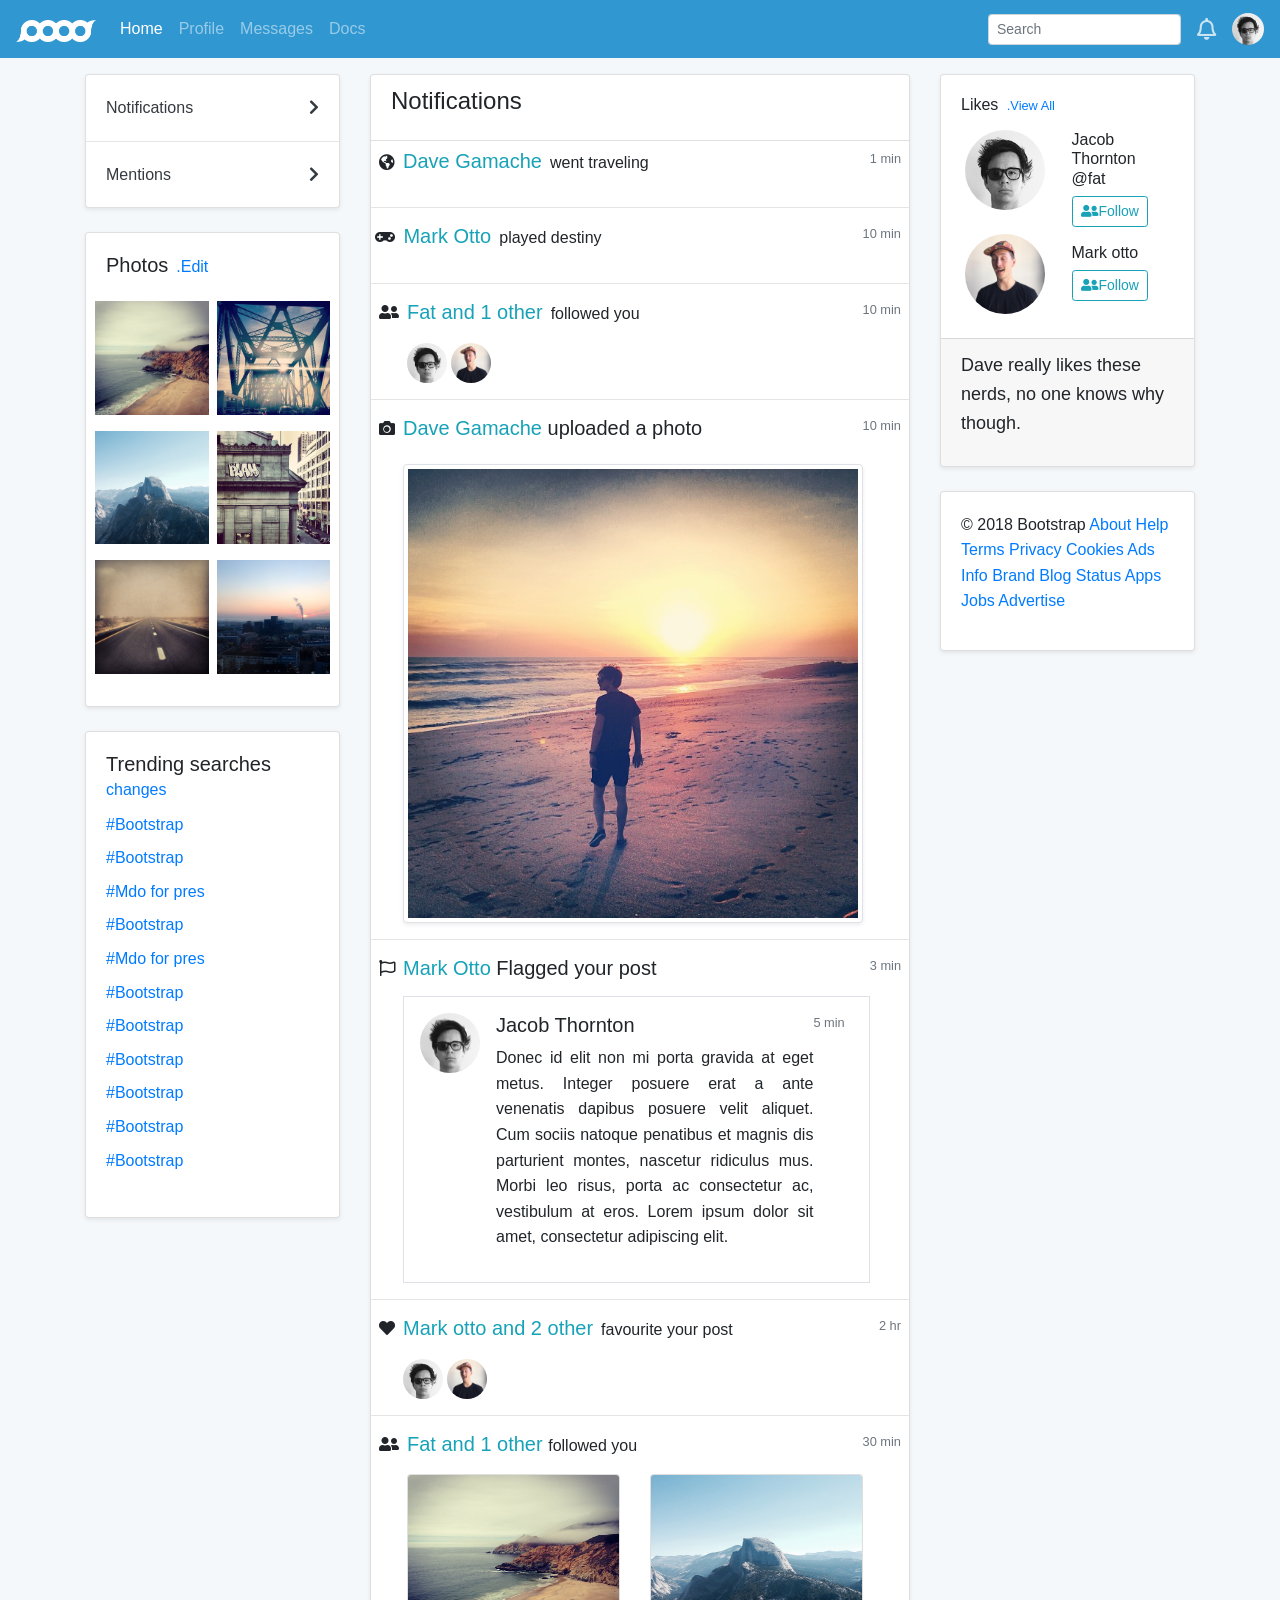
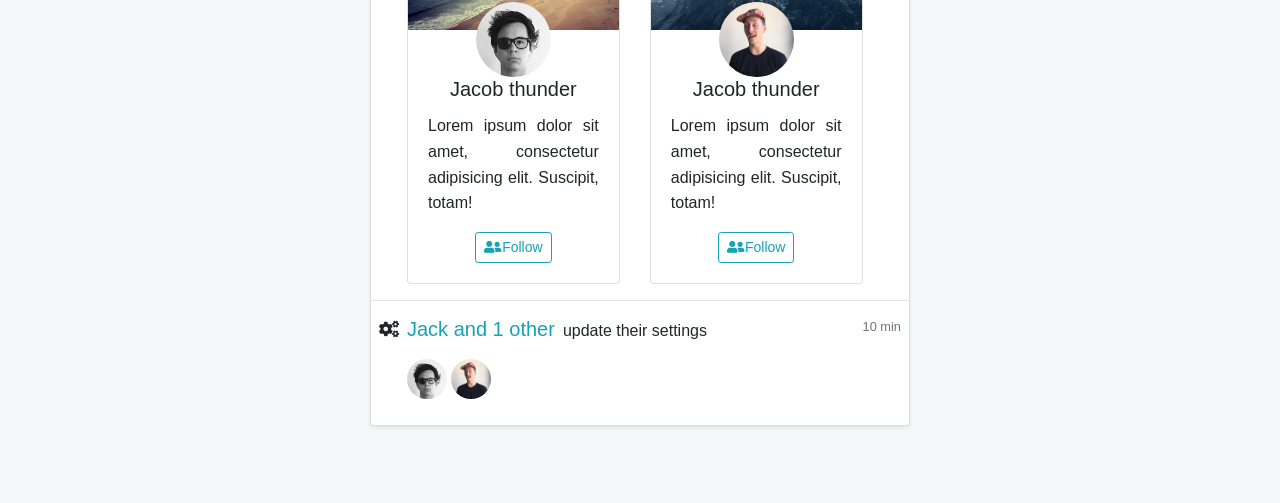
<file: web/static/notification.html>
<!DOCTYPE html>
<html lang="en">
<head>
<meta charset="UTF-8">
<meta name="viewport" content="width=device-width, initial-scale=1.0">
<meta http-equiv="X-UA-Compatible" content="ie=edge">
<link rel="stylesheet" href="https://cdnjs.cloudflare.com/ajax/libs/twitter-bootstrap/4.3.1/css/bootstrap.min.css">
<link rel="stylesheet" href="https://use.fontawesome.com/releases/v5.7.2/css/all.css">
<link rel="stylesheet" href="style.css">
<title>Application</title>
</head>
<body>


    <!-------------------------------NAvigation Starts------------------>

    <nav class="navbar navbar-expand-md navbar-dark" style="background-color:#3097D1">
            <a href="index.html" class="navbar-brand"><img src="img/brand-white.png" alt="logo" class="img-fluid" width="80px" height="100px"></a>
    
            <button class="navbar-toggler" data-toggle="collapse" data-target="#responsive"><span class="navbar-toggler-icon"></span></button>
    
    
            <div class="collapse navbar-collapse" id="responsive">
                <ul class="navbar-nav mr-auto text-capitalize">
                    <li class="nav-item"><a href="index.html" class="nav-link active">home</a></li>
                    <li class="nav-item"><a href="profile.html" class="nav-link">profile</a></li>
                    <li class="nav-item"><a href="#modalview" data-toggle="modal" class="nav-link">messages</a></li>
                    <li class="nav-item"><a href="notification.html" class="nav-link">docs</a></li>
                    <li class="nav-item"><a href="#" class="nav-link d-md-none">growl</a></li>
                    <li class="nav-item"><a href="#" class="nav-link d-md-none">logout</a></li>
    
                </ul>
    
                <form action="" class="form-inline ml-auto d-none d-md-block">
                    <input type="text" name="search" id="search" placeholder="Search" class="form-control form-control-sm">
                </form>
                <a href="notification.html" class="text-decoration-none" style="color:#CBE4F2;font-size:22px;"><i class="far fa-bell ml-3 d-none d-md-block"></i></a> 
                <img src="img/avatar-dhg.png" alt="" class="rounded-circle ml-3 d-none d-md-block" width="32px" height="32px">
    
    
    
    
    
            </div>
    
    
    
    
        </nav>
    

        <!---------------------------------------------Ends navigation------------------------------>







         <!---------------------------MOdal Section  satrts------------------->

    <div class="modal fade" id="modalview" >
            <div class="modal-dialog modal-dialog-scrollable modal-dialog-centered">
    
                <div class="modal-content">
    
    
                    <div class="modal-header">
                        <div class="modal-title h4">Messages</div>
    
                        <button type="button" class="close" data-dismiss="modal">&times;</button>
                    </div>
    
    
                    <div class="modal-body">
    
    
                        <ul class="list-unstyled">
    
    
                         <a href="#" class="text-decoration-none">
                            <li class="media hover-media">
                               
                                    <img src="img/avatar-dhg.png" alt="img" width="60px" height="60px" class="rounded-circle mr-3">
    
                                    <div class="media-body text-dark">
                                            <h6 class="media-header">Jchob Thunder and <strong> 1 others</strong></h6>
                                            <p class="media-text">Lorem ipsum dolor sit amet consectetur adipisicing elit.</p>
    
                                    </div>
    
                            </li>
                        </a>
                        <hr class="my-3">
    
    
                        
                        <a href="#" class="text-decoration-none">
                                <li class="media hover-media">
                                   
                                        <img src="img/avatar-fat.jpg" alt="img" width="60px" height="60px" class="rounded-circle mr-3">
        
                                        <div class="media-body text-dark">
                                                <h6 class="media-header">Mark Otto and <strong> 3 others</strong></h6>
                                                <p class="media-text">Lorem ipsum dolor sit amet consectetur adipisicing elit.</p>
        
                                        </div>
        
                                </li>
                            </a>
    
    
                            <hr class="my-3">
    
    
                            <a href="#" class="text-decoration-none">
                                <li class="media hover-media">
                                   
                                        <img src="img/avatar-mdo.png" alt="img" width="60px" height="60px" class="rounded-circle mr-3">
        
                                        <div class="media-body text-dark">
                                                <h6 class="media-header">Archer andu and <strong> 5 others</strong></h6>
                                                <p class="media-text">Lorem ipsum dolor sit amet consectetur adipisicing elit.</p>
        
                                        </div>
        
                                </li>
                            </a>
    
                            <hr class="my-3">
    
    
                            <a href="#" class="text-decoration-none">
                                    <li class="media hover-media">
                                       
                                            <img src="img/avatar-dhg.png" alt="img" width="60px" height="60px" class="rounded-circle mr-3">
            
                                            <div class="media-body text-dark">
                                                    <h6 class="media-header">Jchob Thunder and <strong> 1 others</strong></h6>
                                                    <p class="media-text">Lorem ipsum dolor sit amet consectetur adipisicing elit.</p>
            
                                            </div>
            
                                    </li>
                                </a>
                                <hr class="my-3">
            
            
                                
                                <a href="#" class="text-decoration-none">
                                        <li class="media hover-media">
                                           
                                                <img src="img/avatar-fat.jpg" alt="img" width="60px" height="60px" class="rounded-circle mr-3">
                
                                                <div class="media-body text-dark">
                                                        <h6 class="media-header">Mark Otto and <strong> 3 others</strong></h6>
                                                        <p class="media-text">Lorem ipsum dolor sit amet consectetur adipisicing elit.</p>
                
                                                </div>
                
                                        </li>
                                    </a>
            
            
                                    <hr class="my-3">
            
            
                                    <a href="#" class="text-decoration-none">
                                        <li class="media hover-media">
                                           
                                                <img src="img/avatar-mdo.png" alt="img" width="60px" height="60px" class="rounded-circle mr-3">
                
                                                <div class="media-body text-dark">
                                                        <h6 class="media-header">Archer andu and <strong> 5 others</strong></h6>
                                                        <p class="media-text">Lorem ipsum dolor sit amet consectetur adipisicing elit.</p>
                
                                                </div>
                
                                        </li>
                                    </a>
    
                            
                                    <hr class="my-3">
                                    <a href="#" class="text-decoration-none">
                                            <li class="media hover-media">
                                               
                                                    <img src="img/avatar-dhg.png" alt="img" width="60px" height="60px" class="rounded-circle mr-3">
                    
                                                    <div class="media-body text-dark">
                                                            <h6 class="media-header">Jchob Thunder and <strong> 1 others</strong></h6>
                                                            <p class="media-text">Lorem ipsum dolor sit amet consectetur adipisicing elit.</p>
                    
                                                    </div>
                    
                                            </li>
                                        </a>
                                        <hr class="my-3">
                    
                    
                                        
                                        <a href="#" class="text-decoration-none">
                                                <li class="media hover-media">
                                                   
                                                        <img src="img/avatar-fat.jpg" alt="img" width="60px" height="60px" class="rounded-circle mr-3">
                        
                                                        <div class="media-body text-dark">
                                                                <h6 class="media-header">Mark Otto and <strong> 3 others</strong></h6>
                                                                <p class="media-text">Lorem ipsum dolor sit amet consectetur adipisicing elit.</p>
                        
                                                        </div>
                        
                                                </li>
                                            </a>
                    
                    
                                            <hr class="my-3">
                    
                    
                                            <a href="#" class="text-decoration-none">
                                                <li class="media hover-media">
                                                   
                                                        <img src="img/avatar-mdo.png" alt="img" width="60px" height="60px" class="rounded-circle mr-3">
                        
                                                        <div class="media-body text-dark">
                                                                <h6 class="media-header">Archer andu and <strong> 5 others</strong></h6>
                                                                <p class="media-text">Lorem ipsum dolor sit amet consectetur adipisicing elit.</p>
                        
                                                        </div>
                        
                                                </li>
                                            </a>
        
        
    
    
                        </ul>
    
    
    
                        
    
                    </div>
                </div>
    
    
            </div>
    
    
        </div>
    
        <!-------------------------------MOdal Ends---------------------------->




    <!------------------------------(Starts Column SEction)-------------------->


    <div class="container mt-3">
        <div class="row">




<!-----------------------------------------(Satrt Left Column)------------------------------->
            <div class="col-12 col-lg-3">


                <div class="left-column">


                    <div class="card mb-4 shadow-sm">

                       <a href="#" class="text-decoration-none text-dark hover-media"> 
                        <div class="card-body d-flex justify-content-between">
                     <span>Notifications</span>   <span><i class="fas fa-chevron-right"></i></span> 
                           
                        </div>
                    </a>

                    <hr class="m-0">
                        <a href="#" class="text-decoration-none text-dark hover-media"> 

                        <div class="card-body d-flex justify-content-between">
                           
                            <span> Mentions</span>   <span><i class="fas fa-chevron-right"></i></span> 
                       
                    </div>

                </a>

                    </div>






                    <div class="card shadow-sm mb-4">

                            <div class="card-body">
                                <h5 class="card-title">Photos<small class="ml-2"><a href="#">.Edit </a></small></h5>
    
                                <div class="row">
                                    <div class="col-6 p-1">
                                        <a href="img/left1.jpg" data-lightbox="id" ><img src="img/left1.jpg" alt="img" class="img-fluid my-2"></a>  
                                        <a href="img/left2.jpg" data-lightbox="id"><img src="img/left2.jpg" alt="img" class="img-fluid my-2"></a>
                                        <a href="img/left3.jpg" data-lightbox="id"><img src="img/left3.jpg" alt="img" class="img-fluid my-2"></a>
    
                                    </div>
    
    
                                    <div class="col-6 p-1">
                                            <a href="img/left4.jpg" data-lightbox="id"><img src="img/left4.jpg" alt="img" class="img-fluid my-2"></a>
                                            <a href="img/left5.jpg" data-lightbox="id"><img src="img/left5.jpg" alt="img" class="img-fluid my-2"></a>
                                            <a href="img/left6.jpg" data-lightbox="id"><img src="img/left6.jpg" alt="img" class="img-fluid my-2"></a>
        
                                        </div>
    
                                </div>
    
                            </div>
    
    
    
    
    
    
    
                            </div>






                            <div class="card mb-3 shadow-sm">
                                <div class="card-body">
                                    <h5 class="card-title">Trending searches <small><a href="#">changes</a></small></h5>


                                    <ul class="list-unstyled">

                                        <li class="pb-2"> <a href="" >#Bootstrap</a> </li>
                                        <li class="pb-2"> <a href="" >#Bootstrap</a> </li>
                                        <li class="pb-2"> <a href="" >#Mdo for pres</a> </li>
                                        <li class="pb-2"> <a href="" >#Bootstrap</a> </li>
                                        <li class="pb-2"> <a href="" >#Mdo for pres</a> </li>
                                        <li class="pb-2"> <a href="" >#Bootstrap</a> </li>
                                        <li class="pb-2"> <a href="" >#Bootstrap</a> </li>
                                        <li class="pb-2"> <a href="" >#Bootstrap</a> </li>
                                        <li class="pb-2"> <a href="" >#Bootstrap</a> </li>
                                        <li class="pb-2"> <a href="" >#Bootstrap</a> </li>
                                        <li class="pb-2"> <a href="" >#Bootstrap</a> </li>

                                        

                                       

                                    </ul>
                                    
                                </div>
                            </div>



























                </div>

            </div>


     <!-----------------------------------------(End Left Column)------------------------------->





<!------------------------------------------------(Satrt Middle Column)---------------------------->


            <div class="col-12 col-lg-6">





                <div class="middle-column">
                    <div class="card shadow-sm">




                        <div class="card-header bg-transparent">
                            <h4 class="card-title">
                                Notifications
                            </h4> 

                               

                           
                        </div>

                      

                        <div class="media d -flex justify-content-between">
                            <p class="mt-2"> <i class="fas fa-globe-americas mx-2"></i><span class="h5 mr-2"><a href="#" class="text-info">Dave Gamache</a></span>went traveling </p>
                            
                            <small class="mr-2 mt-2 text-muted">1 min</small>
                        

                    </div>
                    <hr>

                    <div class="media d -flex justify-content-between">
                        <p> <i class="fas fa-gamepad mx-1"></i> <span class="h5 mr-2"> <a href="#" class="text-info"> Mark Otto</a></span>played destiny</p>
                        
                        <small class="mr-2 text-muted">10 min</small>
                    

                </div>
                <hr>


                <div class="media">
                     <i class="fas fa-user-friends mx-2 mt-1"></i> 
                     <div class="media-body">
                            <p> <span class="h5 mr-2"> <a href="#" class="text-info"> Fat and 1 other</a></span>followed you</p>
                            <img src="img/avatar-dhg.png" alt="" width="40px" height="40px" class="rounded-circle img-fluid">
                           <img src="img/avatar-fat.jpg" alt="" width="40px" height="40px" class="rounded-circle img-fluid">   
                     </div>
                   
                    
                    <small class="mr-2 text-muted">10 min</small>
                

            </div>
            <hr>

                       <div class="media">

                            <i class="fas fa-camera mx-2 mt-1"></i>

                            <div class="media-body">
                                <p class="h5 mr-2"> <span> <a href="#" class="text-info"> Dave Gamache</a></span> uploaded a photo</p>

                                <a href="img/mid5.jpg" data-lightbox="id"><img src="img/mid5.jpg" alt="" class="img-fluid shadow-sm img-thumbnail mt-3">   </a>  



                            </div>

                            <small class="mr-2 text-muted">10 min</small>

                       </div>
                       <hr>
                       <div class="media">
                            <i class="far fa-flag mx-2 mt-1"></i>
                            <div class="media-body">
                                    <p class="h5 mr-2"> <span> <a href="#" class="text-info"> Mark Otto </a></span> Flagged your post</p>

                                        <div class="media border p-3 mt-3">
                                                <img src="img/avatar-dhg.png" alt="" width="60px" height="60px" class="rounded-circle img-fluid mr-3">
                                                <div class="media-body">
                                                    <h5>Jacob Thornton</h5>
                                                    <p  class="text-justify">Donec id elit non mi porta gravida at eget metus. Integer posuere erat a ante venenatis dapibus posuere velit aliquet. Cum sociis natoque penatibus et magnis dis parturient montes, nascetur ridiculus mus. Morbi leo risus, 
                                                    porta ac consectetur ac, vestibulum at eros. Lorem ipsum dolor sit amet, consectetur adipiscing elit.</p>

                                                </div>
                                                <small class="mr-2 text-muted">5 min</small>


                                        </div>

                            </div>
                            <small class="mr-2 text-muted">3 min</small>

                       </div>
                       <hr>
                       <div class="media">
                            <i class="fas fa-heart mx-2 mt-1"></i>
                            <div class="media-body">
                                    <p> <span class="h5 mr-2"> <a href="#" class="text-info"> Mark otto and 2 other</a></span>favourite your post</p>
                                    <img src="img/avatar-dhg.png" alt="" width="40px" height="40px" class="rounded-circle img-fluid">
                                   <img src="img/avatar-fat.jpg" alt="" width="40px" height="40px" class="rounded-circle img-fluid">   
                             </div>

                             <small class="text-muted mr-2"> 2 hr</small>

                            </div>
                            <hr>

                            <div class="media">
                                    <i class="fas fa-user-friends mx-2 mt-1"></i>

                                    <div class="media-body">
                                        <p><span class="h5"> <a href="#" class="text-info"> Fat and 1 other </a></span>followed you</p>

                                        <div class="row">
                                            <div class="col-12 col-lg-6 mb-3 mb-lg-0">

                                                    <div class="card">
                                                            <img src="img/left1.jpg" alt="" class="card-img-top" width="200px" height="155px">
                                                            <div class="card-body text-center">
                                                                 <img src="img/avatar-dhg.png" alt="" width="75px" height="75px" class="rounded-circle img-fluid mt-n5">
                                                                 
                                                                 <h5 class="card-title">Jacob thunder</h5>
                                                                 <p class="card-text text-justify">Lorem ipsum dolor sit amet, consectetur adipisicing elit. Suscipit, totam!</p>
                                                                 <a href="#" class="card-link btn btn-sm btn-outline-info"> <i class="fas fa-user-friends"></i>Follow</a>
                                                         
             
                                                            </div>
             
                                                            
                                                        </div>

                                            </div>


                                           
                                            <div class="col-12 col-lg-6">

                                                
                     <div class="card">
                              <img src="img/left2.jpg" alt="" class="card-img-top" width="200px" height="155px">
                                      <div class="card-body text-center">
                                        <img src="img/avatar-fat.jpg" alt="" width="75px" height="75px" class="rounded-circle img-fluid mt-n5">
                                                                 
                               <h5 class="card-title">Jacob thunder</h5>
                                        <p class="card-text text-justify">Lorem ipsum dolor sit amet, consectetur adipisicing elit. Suscipit, totam!</p>
                                              <a href="#" class="card-link btn btn-sm btn-outline-info"> <i class="fas fa-user-friends"></i>Follow</a>
                                                         
            
                                        </div>
             
                                        </div>
            

                                            </div>






                                        </div>
                                          



                                          
                                    </div>
                                  
                                       
                                   
                                   <small class="mr-2 text-muted">30 min</small>
                               
               
                           </div>

                           <hr>



                           
                <div class="media">
                        <i class="fas fa-cogs mx-2 mt-1"></i>
                        <div class="media-body">
                               <p> <span class="h5 mr-2"> <a href="#" class="text-info"> Jack and 1 other</a></span>update their settings</p>
                               <img src="img/avatar-dhg.png" alt="" width="40px" height="40px" class="rounded-circle img-fluid">
                              <img src="img/avatar-fat.jpg" alt="" width="40px" height="40px" class="rounded-circle img-fluid">   
                        </div>
                      
                       
                       <small class="mr-2 text-muted">10 min</small>
                   
   
               </div>

              


               <br>




                        

                       </div>
            
                






                </div>



                <br> <br> <br>
            </div>
           




   

        
<!------------------------------------------------(End Middle Column)---------------------------->


<!------------------------------------------------(Start right Column)---------------------------->
                <div class="col-12 col-lg-3">


                    <div class="right-column">


                            <div class="card shadow-sm mb-4">

                                    <div class="card-body">
                        
                                            <h6 class="card-title ">Likes <a href="#" class="ml-1"><small>.View All</small> </a> </h6>
                                            <div class="row no-gutters d-none d-lg-flex">
                                                <div class="col-6 p-1">
                                                        <img src="img/avatar-dhg.png" alt="img" width="80px" height="80px" class="rounded-circle mb-4">
                                                        <img src="img/avatar-fat.jpg" alt="img" width="80px" height="80px" class="rounded-circle">
                        
                        
                        
                                                </div>
                                                <div class="col-6 p-1 text-left">
                                                    <h6>Jacob Thornton @fat</h6>
                                                    <a href="#" class="btn btn-outline-info btn-sm mb-3"><i class="fas fa-user-friends"></i>Follow </a>
                        
                                                    <h6>Mark otto</h6>
                                                    <a href="#" class="btn btn-outline-info  btn-sm"><i class="fas fa-user-friends"></i>Follow </a>
                        
                                                </div>
                        
                                            </div>
                        
                                    </div>
                        
                                    <div class="card-footer">
                        
                                        <p class="lead" style="font-size:18px;">Dave really likes these nerds, no one knows why though.</p>
                                    </div>
                                    
                        
                        
                                </div>
                        
                                <div class="card shadow-sm">
                                    <div class="card-body">
                                        <p>&copy; 2018 Bootstrap
                        
                        
                        
                                                <a href="#">About</a>
                                                <a href="#">Help</a>
                                                <a href="#">Terms</a>
                                                <a href="#">Privacy</a>
                                                <a href="#">Cookies</a>
                                                <a href="#">Ads </a>
                                                <a href="#">Info</a>
                                                <a href="#">Brand</a>
                                                <a href="#">Blog</a>
                                                <a href="#">Status</a>
                                                <a href="#">Apps</a>
                                                <a href="#">Jobs</a>
                                                <a href="#">Advertise</a>
                                            
                                        
                                        
                                        
                                        
                                        
                                        
                                        
                                        
                                        
                                        
                                        
                                        
                                        </p>
                                    </div>
                        
                                </div>
                        













                    </div>

                </div>


            </div>



        






























































    </div>

   




    










    











    






<script src="https://cdnjs.cloudflare.com/ajax/libs/jquery/3.3.1/jquery.slim.min.js"></script>
<script src="https://cdnjs.cloudflare.com/ajax/libs/popper.js/1.14.7/umd/popper.min.js"></script>
<script src="https://cdnjs.cloudflare.com/ajax/libs/twitter-bootstrap/4.3.1/js/bootstrap.min.js"></script>
</body>
</html>
</file>
<file: web/static/style.css>
* {
    box-sizing: border-box;
  }

  body{
      background-color: #F5F8FA;
      font-family: "Open Sans", "Helvetica Neue", Helvetica, Arial, sans-serif;
      margin: 0;
      font-weight: 300;
      line-height: 1.6;
      color: #212529;
      text-align: left;
  }
  
.banner{
    background-image: url(img/banner.jpg);
    background-repeat: no-repeat;
    background-size: cover;
    background-position: center;
    height: 500px;

}

.banner-title{
    transform: translateY(150px)
}
.banner-end{
    transform: translateY(280px)
}

.thumnail{
    width: 257px;
    height: 257px;
}

.hover-media:hover{
    background-color: #F5F8FA;
}
/*--------------------------Grid template starts design for image gallery-----------------*/


.grid-template{
    display: grid;
    grid-template-columns: repeat(5,1fr);
    grid-auto-rows: minmax(250px,auto);
    grid-gap: 10px;
}

.item-1{
    grid-column: 1 / 3;
    grid-row: 1 / 2;

}
.item-7{
    grid-column: 2 / 4;
    grid-row: 2 / 3;
    

}

.item-9{
    grid-row: 3 / 5;
    

}


.item-10{
    grid-row: 3 / 5;
    

}

.item-11{
  grid-column: 3/5;
  grid-row: 3 / 5;
    
}
.item-12{
    grid-row: 3 / 5;
    

}

/*----------------------------------(This code Important for Modal sizing on large device)-----------------------------------*/
.modal-dialog {
    position: relative;
    width: auto;
    max-width: 600px;
    margin: 0 auto;
  }

/*----------------------------------------------------------------------------------------------------------------------------*/


.clearfix::after {
    content: "";
    clear: both;
    display: table;
}

.box {
    float: left;
}

.likeButton{
    background: #57a2d9;
    color: white;
    border: none;
}
</file>
